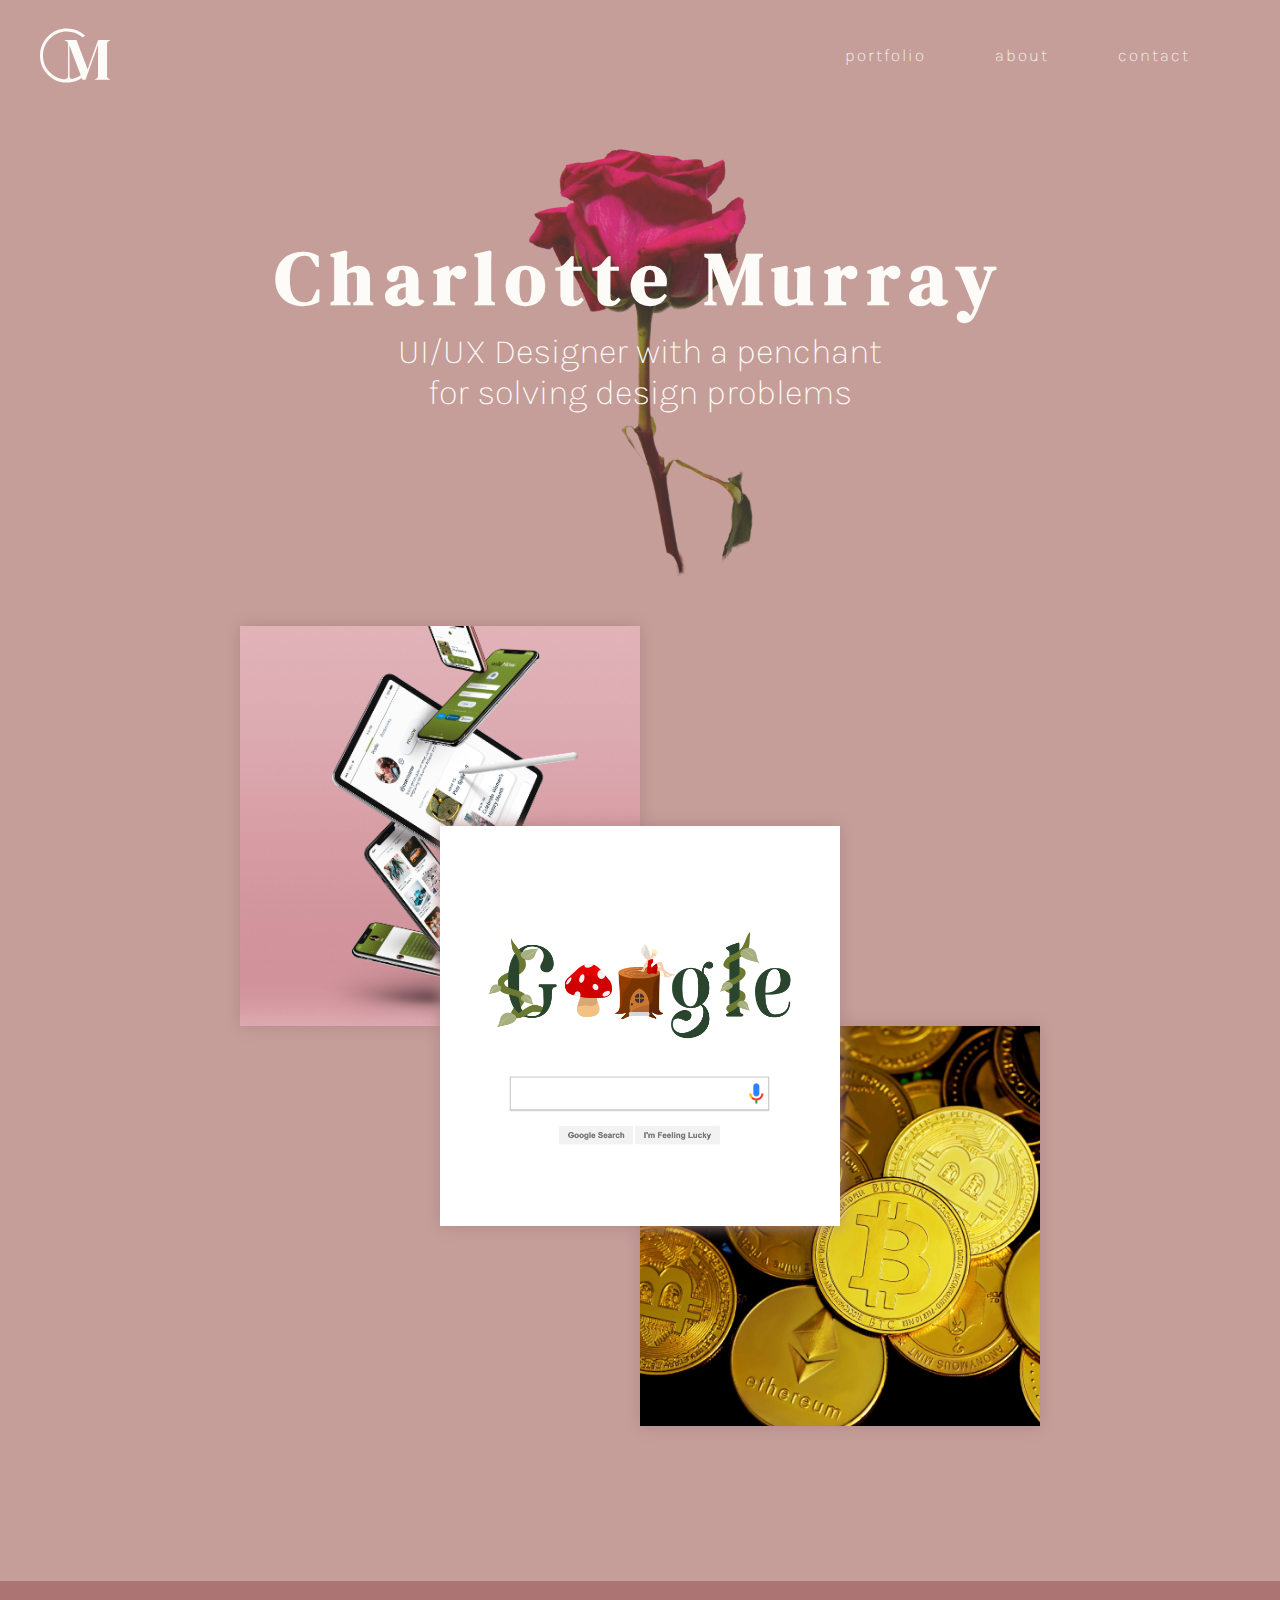
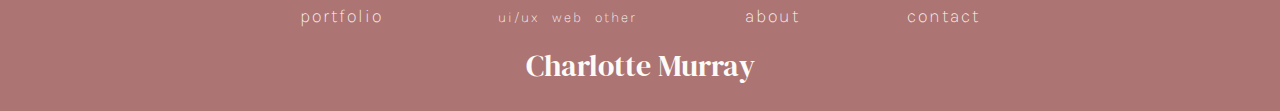
<file: index.html>
<!DOCTYPE html>
<html lang="en">
<head>
  <meta charset="UTF-8">
  <meta http-equiv="X-UA-Compatible" content="IE=edge">
  <meta name="viewport" content="width=device-width, initial-scale=1.0">
  <title>Charlotte Murray</title>

  <!-- Favicons -->
  <link rel="apple-touch-icon" sizes="180x180" href="favicons/apple-touch-icon.png">
<link rel="icon" type="image/png" sizes="32x32" href="favicons/favicon-32x32.png">
<link rel="icon" type="image/png" sizes="16x16" href="favicons/favicon-16x16.png">
<link rel="manifest" href="favicons/site.webmanifest">

  <!--  Stylesheets  -->
  <link rel="stylesheet" href="css/normalize.css">
  <link rel="stylesheet" href="css/styles.css">

</head>

<body>

  <div class="hamNav">
    <a href="index.html">portfolio</a>
    <div class="smallLinks">
      <a href="uiux.html">ui/ux</a>
      <a href="web.html">web</a>
      <a href="other.html">other</a>
    </div>
      <a href="about.html">about</a>
      <a  href="contact.html">contact</a>
    </div>

    <button onclick="goToTop()" id="toTop" ><svg width="18" 
      height="10" viewBox="0 0 18 10" fill="none" xmlns="http://www.w3.org/2000/svg">
      <path d="M1 9L9 1L17 9" stroke="white" stroke-width="2" stroke-linecap="round" stroke-linejoin="round"/>
      </svg></button> 

  <main>


  <header>
<nav>
  <svg width="79" height="61" viewBox="0 0 79 61" fill="none" xmlns="http://www.w3.org/2000/svg">
    <path d="M48.3102 50.7961L50.8333 53.0678C45.045 58.3559 38.2301 61 30.3887 61C21.9783 61 14.8047 58.0332 8.868 52.0995C2.956 46.141 0 38.9412 0 30.5C0 22.0836 2.956 14.8962 8.868 8.93773C14.8047 2.97924 21.9783 0 30.3887 0C38.2301 0 45.045 2.64408 50.8333 7.93223L48.3102 10.2411C43.2145 5.6978 37.2407 3.42613 30.3887 3.42613C22.943 3.42613 16.5858 6.07021 11.3169 11.3584C6.04805 16.6465 3.41363 23.0271 3.41363 30.5C3.41363 37.9978 6.04805 44.3907 11.3169 49.6789C16.5858 54.967 22.943 57.6111 30.3887 57.6111C37.2407 57.6111 43.2145 55.3394 48.3102 50.7961Z" fill="#FCFBF7"/>
    <path d="M28 58H27L27.1614 57.6591L28 57.3182L29.3618 56.8409C30.9052 56.3409 31.6769 55.0455 31.6769 52.9545V18.0455C31.6769 17.1364 31.5634 16.4091 31.3365 15.8636C31.1549 15.3182 30.6328 14.8636 29.7704 14.5L28 13.6818V13H41.1415L53.7383 46L65.5861 13H79V13.6818L77.9106 14.0909C77.0481 14.4091 76.458 14.8636 76.1402 15.4545C75.8224 16 75.6636 16.7273 75.6636 17.6364V53.2955C75.6636 54.2045 75.777 54.9091 76.004 55.4091C76.231 55.9091 76.7757 56.3409 77.6382 56.7045L79 57.3182V58H62.0454V57.3182L63.4753 56.7045C64.3378 56.3409 64.8825 55.9091 65.1095 55.4091C65.3365 54.9091 65.4499 54.2045 65.4499 53.2955V37.9545L65.5861 18.4545L51.3551 58H47.9506L33.1068 18.9318L33.3111 35.9091V53.0909C33.3111 54.0909 33.4473 54.9091 33.7196 55.5455C34.0374 56.1364 34.6275 56.5682 35.49 56.8409L36.988 57.3182V58H28Z" fill="#FCFBF7"/>
    </svg>
    
    

  <div class="links">
    <div class="dropdown">
   <div id="active" class="dropbtn"> <a href="index.html">portfolio</a></div>
    <div class="dropdown-content">
      <a href="uiux.html">ui/ux</a>
      <a href="web.html">web</a>
      <a href="other.html">other</a>
    </div>
  </div> 
    <a href="about.html">about</a>
    <a  href="contact.html">contact</a>
  </div>
  
  <a href="#" class="toggle-nav">
    <img src="fonts/menu.svg">
  </a>
  </nav>

  <div id="rosebg">
  <div id="intro">
    <h1>Charlotte Murray</H1>
    <!-- <hr> -->
    <h3>UI/UX Designer with a penchant</h3>
    <h3>for solving design problems</h3>
  </div>
</div>

  </header>


  <article id="portfolio">
    <div class="portfolioGrid portfolioImg">

      <a id="topLeft" href="uiux.html">
        <img src="img/wikiHow/WHMockup1.jpg" alt="" />
        <div class="img__description_layer">
          <h2 class="img__description">ui/ux</h2>
        </div>
      </a>

      <a id="middle" href="web.html">
        <img src="img/Google Doodle/GoogleDoodleSS.png" alt="" />
        <div class="img__description_layer">
          <h2 class="img__description">   web</h2>
        </div>
      </a>

      <a id="bottomRight" href="other.html"> 
        <img src="img/Crypto/crypto.jpeg" alt="Codepen Pen" />
        <div class="img__description_layer">
          <h2 class="img__description">other</h2>
        </div>
      </a>
   

    </div>

  </article>

  <footer>

    <div class="footerLinks">
  <a href="index.html">portfolio</a>
  <div class="subLinks">
  <a href="uiux.html">ui/ux</a>
  <a href="web.html">web</a>
  <a href="other.html">other</a> </div>
  <a href="about.html">about</a>
  <a href="contact.html">contact</a>
</div>

  <h5>Charlotte Murray</h5>

  </footer>

</main>

  <!--  Scripts  -->

  <script src="js/script.js"></script>

</body>
  
</html>
</file>
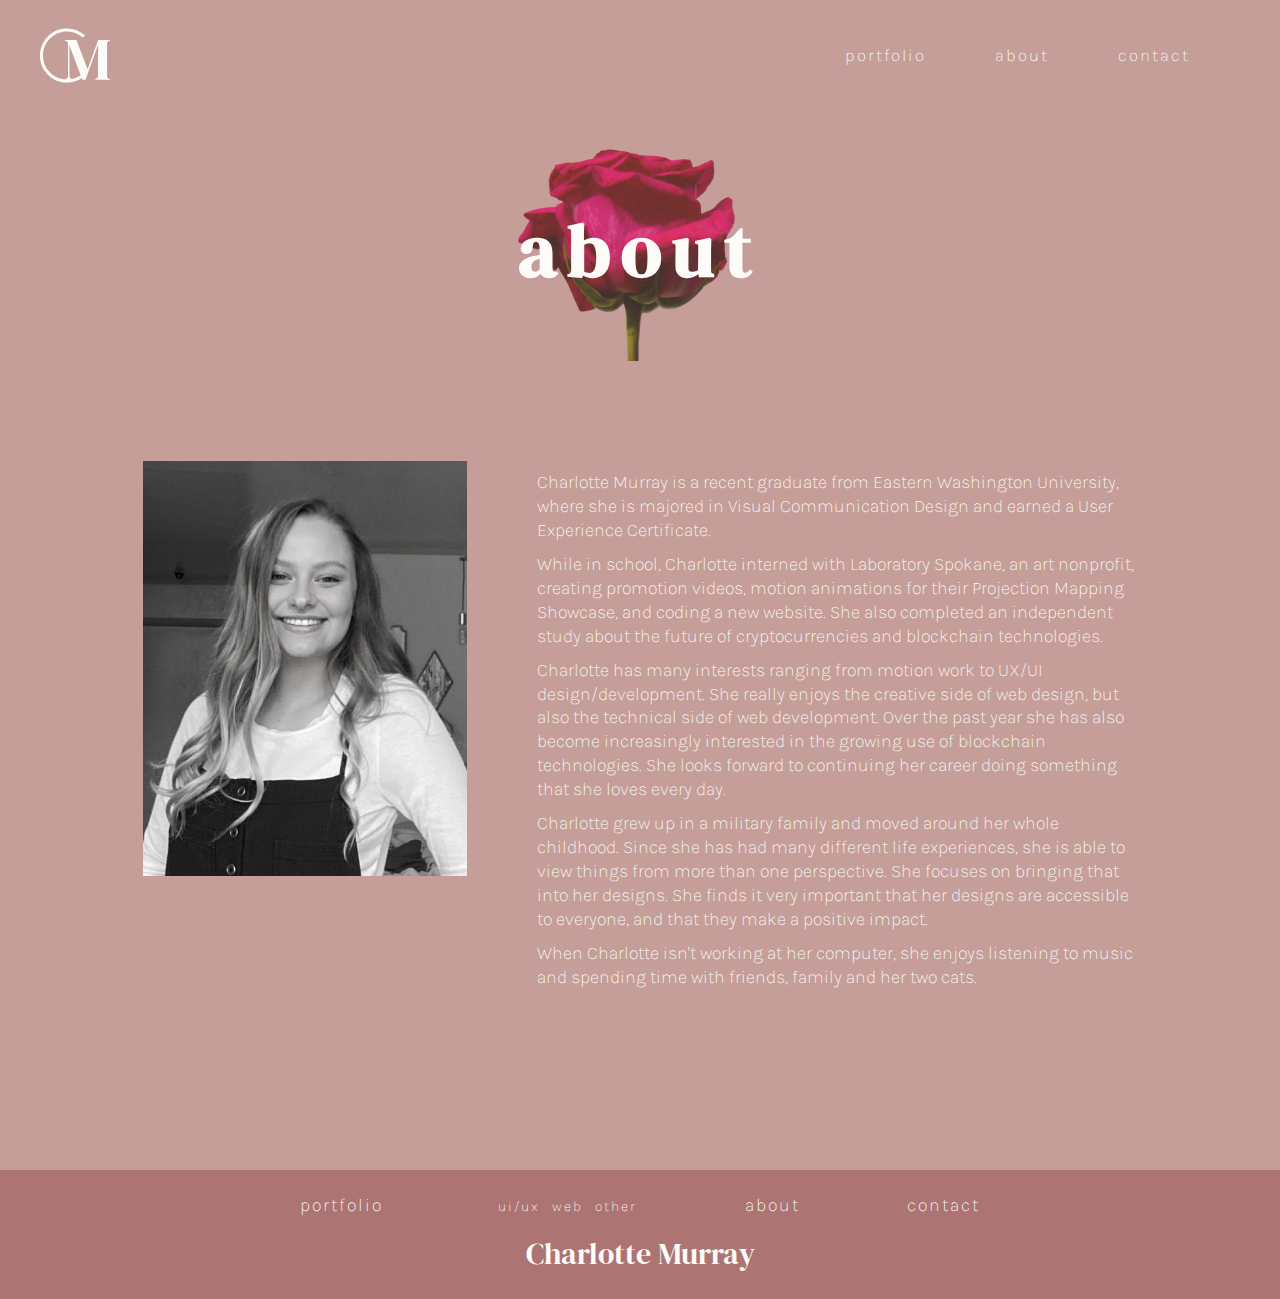
<file: about.html>
<!DOCTYPE html>
<html lang="en">
<head>
  <meta charset="UTF-8">
  <meta http-equiv="X-UA-Compatible" content="IE=edge">
  <meta name="viewport" content="width=device-width, initial-scale=1.0">
  <title>Charlotte Murray</title>

  <!-- Favicons -->
  <link rel="apple-touch-icon" sizes="180x180" href="favicons/apple-touch-icon.png">
  <link rel="icon" type="image/png" sizes="32x32" href="favicons/favicon-32x32.png">
  <link rel="icon" type="image/png" sizes="16x16" href="favicons/favicon-16x16.png">
  <link rel="manifest" href="favicons/site.webmanifest">

  <!--  Stylesheets  -->
  <link rel="stylesheet" href="css/normalize.css">
  <link rel="stylesheet" href="css/styles.css">

</head>

<body>

  <div class="hamNav">
    <a href="index.html">portfolio</a>
    <div class="smallLinks">
      <a href="uiux.html">ui/ux</a>
      <a href="web.html">web</a>
      <a href="other.html">other</a>
    </div>
      <a href="about.html">about</a>
      <a  href="contact.html">contact</a>
    </div>

  <main>

  <header>
<nav>
  <svg width="79" height="61" viewBox="0 0 79 61" fill="none" xmlns="http://www.w3.org/2000/svg">
    <path d="M48.3102 50.7961L50.8333 53.0678C45.045 58.3559 38.2301 61 30.3887 61C21.9783 61 14.8047 58.0332 8.868 52.0995C2.956 46.141 0 38.9412 0 30.5C0 22.0836 2.956 14.8962 8.868 8.93773C14.8047 2.97924 21.9783 0 30.3887 0C38.2301 0 45.045 2.64408 50.8333 7.93223L48.3102 10.2411C43.2145 5.6978 37.2407 3.42613 30.3887 3.42613C22.943 3.42613 16.5858 6.07021 11.3169 11.3584C6.04805 16.6465 3.41363 23.0271 3.41363 30.5C3.41363 37.9978 6.04805 44.3907 11.3169 49.6789C16.5858 54.967 22.943 57.6111 30.3887 57.6111C37.2407 57.6111 43.2145 55.3394 48.3102 50.7961Z" fill="#FCFBF7"/>
    <path d="M28 58H27L27.1614 57.6591L28 57.3182L29.3618 56.8409C30.9052 56.3409 31.6769 55.0455 31.6769 52.9545V18.0455C31.6769 17.1364 31.5634 16.4091 31.3365 15.8636C31.1549 15.3182 30.6328 14.8636 29.7704 14.5L28 13.6818V13H41.1415L53.7383 46L65.5861 13H79V13.6818L77.9106 14.0909C77.0481 14.4091 76.458 14.8636 76.1402 15.4545C75.8224 16 75.6636 16.7273 75.6636 17.6364V53.2955C75.6636 54.2045 75.777 54.9091 76.004 55.4091C76.231 55.9091 76.7757 56.3409 77.6382 56.7045L79 57.3182V58H62.0454V57.3182L63.4753 56.7045C64.3378 56.3409 64.8825 55.9091 65.1095 55.4091C65.3365 54.9091 65.4499 54.2045 65.4499 53.2955V37.9545L65.5861 18.4545L51.3551 58H47.9506L33.1068 18.9318L33.3111 35.9091V53.0909C33.3111 54.0909 33.4473 54.9091 33.7196 55.5455C34.0374 56.1364 34.6275 56.5682 35.49 56.8409L36.988 57.3182V58H28Z" fill="#FCFBF7"/>
    </svg>
    
    

  <div class="links">
    <div class="dropdown">
      <div class="dropbtn"> <a href="index.html">portfolio</a></div>
       <div class="dropdown-content">
         <a href="uiux.html">ui/ux</a>
         <a href="web.html">web</a>
         <a href="other.html">other</a>
       </div>
     </div> 
    <div id="active" ><a href="about.html">about</a></div>
    <a  href="contact.html">contact</a>
  </div>

  <a href="#" class="toggle-nav">
    <img src="fonts/menu.svg">
  </a>
  </nav>

  <div id="rosebgShort">
  <div id="intro">
    <h1>about</h1>
  </div>
</div>

  </header>

  <button onclick="goToTop()" id="toTop" ><svg width="18" 
    height="10" viewBox="0 0 18 10" fill="none" xmlns="http://www.w3.org/2000/svg">
    <path d="M1 9L9 1L17 9" stroke="white" stroke-width="2" stroke-linecap="round" stroke-linejoin="round"/>
    </svg></button> 

  <article id="about">

      <img class="alignCenter" src="img/headshot.jpg" alt="Charlotte Murray">
        
      <section id="info">
        <p>Charlotte Murray is a recent graduate from Eastern Washington University,
          where she is majored in Visual Communication Design and earned a User Experience Certificate.</p>
 
         <p>While in school, Charlotte interned with Laboratory Spokane, 
         an art nonprofit, creating promotion videos, motion animations for their 
         Projection Mapping Showcase, and coding a new website. She also completed 
         an independent study about the future of cryptocurrencies and blockchain technologies.</p>
 
         <p>Charlotte has many interests ranging from motion work to UX/UI design/development.
            She really enjoys the creative side of web design, but also the technical side of web 
            development. Over the past year she has also become increasingly interested in the growing 
            use of blockchain technologies. She looks forward to continuing her career doing something that she loves every day. </p>
 
         <p>Charlotte grew up in a military family and moved around her whole childhood. Since she has had many 
         different life experiences, she is able to view things from more than one perspective. She focuses on 
         bringing that into her designs. She finds it very important that her designs are accessible to everyone, and that they make a positive impact. </p>
 
        <p> When Charlotte isn't working at her computer, she enjoys listening to music and spending time with friends, family and her two cats.</p>
    </section>

  </article>

  <footer>

    <div class="footerLinks">
  <a href="index.html">portfolio</a>
  <div class="subLinks">
  <a href="uiux.html">ui/ux</a>
  <a href="web.html">web</a>
  <a href="other.html">other</a> </div>
  <a href="about.html">about</a>
  <a href="contact.html">contact</a>
</div>

  <h5>Charlotte Murray</h5>

  </footer>

</main>

  <!--  Scripts  -->

  <script src="js/script.js"></script>

</body>
  
</html>
</file>
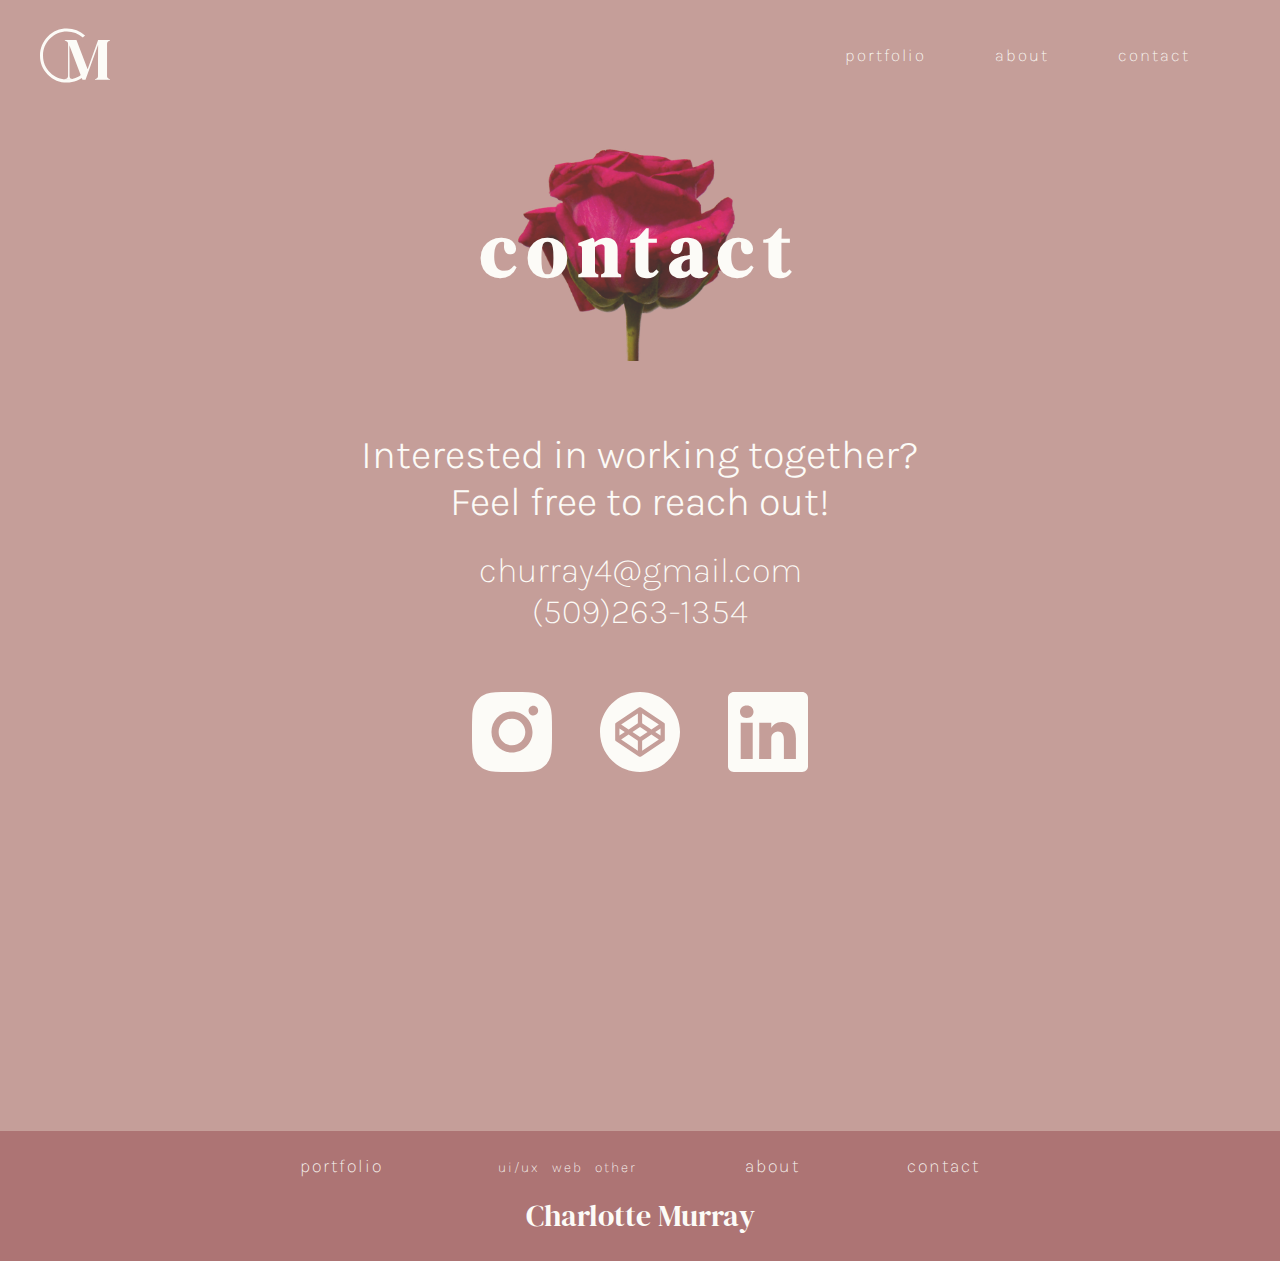
<file: contact.html>
<!DOCTYPE html>
<html lang="en">
<head>
  <meta charset="UTF-8">
  <meta http-equiv="X-UA-Compatible" content="IE=edge">
  <meta name="viewport" content="width=device-width, initial-scale=1.0">
  <title>Charlotte Murray</title>

  <!-- Favicons -->
  <link rel="apple-touch-icon" sizes="180x180" href="favicons/apple-touch-icon.png">
  <link rel="icon" type="image/png" sizes="32x32" href="favicons/favicon-32x32.png">
  <link rel="icon" type="image/png" sizes="16x16" href="favicons/favicon-16x16.png">
  <link rel="manifest" href="favicons/site.webmanifest">

  <!--  Stylesheets  -->
  <link rel="stylesheet" href="css/normalize.css">
  <link rel="stylesheet" href="css/styles.css">

</head>

<body>
  <div class="hamNav">
    <a href="index.html">portfolio</a>
    <div class="smallLinks">
      <a href="uiux.html">ui/ux</a>
      <a href="web.html">web</a>
      <a href="other.html">other</a>
    </div>
      <a href="about.html">about</a>
      <a  href="contact.html">contact</a>
    </div>

  <main>


  <header>
<nav>
  <svg width="79" height="61" viewBox="0 0 79 61" fill="none" xmlns="http://www.w3.org/2000/svg">
    <path d="M48.3102 50.7961L50.8333 53.0678C45.045 58.3559 38.2301 61 30.3887 61C21.9783 61 14.8047 58.0332 8.868 52.0995C2.956 46.141 0 38.9412 0 30.5C0 22.0836 2.956 14.8962 8.868 8.93773C14.8047 2.97924 21.9783 0 30.3887 0C38.2301 0 45.045 2.64408 50.8333 7.93223L48.3102 10.2411C43.2145 5.6978 37.2407 3.42613 30.3887 3.42613C22.943 3.42613 16.5858 6.07021 11.3169 11.3584C6.04805 16.6465 3.41363 23.0271 3.41363 30.5C3.41363 37.9978 6.04805 44.3907 11.3169 49.6789C16.5858 54.967 22.943 57.6111 30.3887 57.6111C37.2407 57.6111 43.2145 55.3394 48.3102 50.7961Z" fill="#FCFBF7"/>
    <path d="M28 58H27L27.1614 57.6591L28 57.3182L29.3618 56.8409C30.9052 56.3409 31.6769 55.0455 31.6769 52.9545V18.0455C31.6769 17.1364 31.5634 16.4091 31.3365 15.8636C31.1549 15.3182 30.6328 14.8636 29.7704 14.5L28 13.6818V13H41.1415L53.7383 46L65.5861 13H79V13.6818L77.9106 14.0909C77.0481 14.4091 76.458 14.8636 76.1402 15.4545C75.8224 16 75.6636 16.7273 75.6636 17.6364V53.2955C75.6636 54.2045 75.777 54.9091 76.004 55.4091C76.231 55.9091 76.7757 56.3409 77.6382 56.7045L79 57.3182V58H62.0454V57.3182L63.4753 56.7045C64.3378 56.3409 64.8825 55.9091 65.1095 55.4091C65.3365 54.9091 65.4499 54.2045 65.4499 53.2955V37.9545L65.5861 18.4545L51.3551 58H47.9506L33.1068 18.9318L33.3111 35.9091V53.0909C33.3111 54.0909 33.4473 54.9091 33.7196 55.5455C34.0374 56.1364 34.6275 56.5682 35.49 56.8409L36.988 57.3182V58H28Z" fill="#FCFBF7"/>
    </svg>
    
    

  <div class="links">
    <div class="dropdown">
      <div class="dropbtn"> <a href="index.html">portfolio</a></div>
       <div class="dropdown-content">
         <a href="uiux.html">ui/ux</a>
         <a href="web.html">web</a>
         <a href="other.html">other</a>
       </div>
     </div> 
   <a href="about.html">about</a>
   <div id="active" ><a  href="contact.html">contact</a></div>
  </div>

  <a href="#" class="toggle-nav">
    <img src="fonts/menu.svg">
  </a>
  </nav>

  <div id="rosebgShort">
  <div id="intro">
    <h1>contact</h1>
  </div>
</div>

  </header>

  <article id="contact">
    <h3>Interested in working together?<br>Feel free to reach out!</h3>

    <h4 class="extra">churray4@gmail.com<br>(509)263-1354</h4>

    <div id="contactLinks">
     <a href="https://www.instagram.com/ck.murray/"> <svg width="80" height="80" viewBox="0 0 97 97" fill="none" xmlns="http://www.w3.org/2000/svg">
        <path d="M48.487 32.3265C39.5814 32.3265 32.3137 39.5942 32.3137 48.5C32.3137 57.4058 39.5814 64.6736 48.487 64.6736C57.3926 64.6736 64.6602 57.4058 64.6602 48.5C64.6602 39.5942 57.3926 32.3265 48.487 32.3265ZM96.9946 48.5C96.9946 41.8025 97.0553 35.1656 96.6791 28.4802C96.303 20.715 94.5316 13.8233 88.8534 8.14498C83.163 2.45451 76.2836 0.695201 68.5185 0.319072C61.8211 -0.0570572 55.1844 0.00360895 48.4991 0.00360895C41.8017 0.00360895 35.165 -0.0570572 28.4797 0.319072C20.7146 0.695201 13.8231 2.46665 8.14483 8.14498C2.45447 13.8355 0.695188 20.715 0.319066 28.4802C-0.0570562 35.1777 0.00360888 41.8146 0.00360888 48.5C0.00360888 55.1854 -0.0570562 61.8344 0.319066 68.5198C0.695188 76.285 2.4666 83.1767 8.14483 88.855C13.8352 94.5455 20.7146 96.3048 28.4797 96.6809C35.1771 97.0571 41.8138 96.9964 48.4991 96.9964C55.1965 96.9964 61.8332 97.0571 68.5185 96.6809C76.2836 96.3048 83.1751 94.5334 88.8534 88.855C94.5437 83.1645 96.303 76.285 96.6791 68.5198C97.0674 61.8344 96.9946 55.1975 96.9946 48.5ZM48.487 73.3852C34.716 73.3852 23.6022 62.2712 23.6022 48.5C23.6022 34.7288 34.716 23.6148 48.487 23.6148C62.2579 23.6148 73.3717 34.7288 73.3717 48.5C73.3717 62.2712 62.2579 73.3852 48.487 73.3852ZM74.3909 28.4074C71.1756 28.4074 68.5792 25.8109 68.5792 22.5956C68.5792 19.3803 71.1756 16.7838 74.3909 16.7838C77.6061 16.7838 80.2026 19.3803 80.2026 22.5956C80.2035 23.3591 80.0538 24.1153 79.7621 24.8208C79.4704 25.5264 79.0423 26.1675 78.5025 26.7073C77.9626 27.2472 77.3216 27.6753 76.616 27.967C75.9105 28.2587 75.1543 28.4084 74.3909 28.4074Z" fill="#FCFBF7"/>
        </svg></a>
        
        <a href="https://codepen.io/churray4"> <svg width="80" height="80" viewBox="0 0 97 97" fill="none" xmlns="http://www.w3.org/2000/svg">
          <path d="M45.9126 37.9664V25.9172L25.6465 39.4062L34.697 45.4471L45.9126 37.9664ZM73.4212 52.8737V44.2346L66.9473 48.5541L73.4212 52.8737ZM48.5 0C21.7167 0 0 21.7167 0 48.5C0 75.2833 21.7167 97 48.5 97C75.2833 97 97 75.2833 97 48.5C97 21.7167 75.2833 0 48.5 0ZM78.596 57.702C78.596 57.8211 78.5852 57.9293 78.5743 58.0376C78.5743 58.0809 78.5635 58.1134 78.5527 58.1459C78.5374 58.2643 78.5083 58.3806 78.4661 58.4923C78.4444 58.5573 78.4228 58.6222 78.4011 58.6763C78.3795 58.7196 78.3578 58.7629 78.347 58.8062C78.3145 58.8604 78.2929 58.9253 78.2604 58.9795C78.2387 59.0228 78.2171 59.0552 78.1846 59.0985C78.1521 59.1527 78.1088 59.2068 78.0763 59.2609C78.0439 59.3042 78.0222 59.3367 77.9897 59.3692C77.9464 59.4125 77.9031 59.4666 77.8598 59.5099C77.8273 59.5424 77.7949 59.5749 77.7516 59.6074C77.7083 59.6507 77.6541 59.694 77.6 59.7265C77.5567 59.7589 77.5242 59.7914 77.4809 59.8131C77.4701 59.8239 77.4484 59.8347 77.4376 59.8455L49.929 78.1629C49.496 78.4552 48.998 78.596 48.5 78.596C47.9912 78.596 47.4932 78.4444 47.0602 78.1629L19.5516 59.8564C19.5407 59.8455 19.5191 59.8347 19.5083 59.8239L19.3892 59.7373C19.335 59.694 19.2917 59.6615 19.2484 59.6182C19.216 59.5857 19.1835 59.5532 19.1402 59.5208C19.0969 59.4775 19.0536 59.4342 19.0103 59.38C18.9782 59.3467 18.9492 59.3104 18.9237 59.2718C18.8804 59.2176 18.8479 59.1635 18.8154 59.1094C18.7937 59.0661 18.7613 59.0336 18.7396 58.9903C18.7071 58.9362 18.6747 58.8712 18.653 58.8171C18.6314 58.7738 18.6097 58.7305 18.5989 58.6872C18.5772 58.6222 18.5556 58.5573 18.5339 58.5031C18.5231 58.4598 18.5015 58.4165 18.4906 58.3732C18.469 58.2974 18.4581 58.2325 18.4473 58.1567C18.4365 58.1242 18.4365 58.0809 18.4257 58.0484C18.4148 57.9402 18.404 57.8211 18.404 57.7128V39.3954C18.404 39.2872 18.4148 39.1681 18.4257 39.0598C18.4365 39.0273 18.4365 38.984 18.4473 38.9516C18.4626 38.8331 18.4917 38.7168 18.5339 38.6051C18.5556 38.5402 18.5772 38.4752 18.5989 38.4211C18.6205 38.3778 18.6422 38.3345 18.653 38.2912C18.6747 38.2371 18.7071 38.1721 18.7396 38.118C18.7613 38.0747 18.7829 38.0422 18.8154 37.9989C18.8804 37.9015 18.9453 37.8148 19.0103 37.7282C19.0536 37.6849 19.0969 37.6308 19.1402 37.5875C19.1727 37.555 19.2051 37.5225 19.2484 37.4901C19.2917 37.4468 19.3459 37.4035 19.3892 37.371C19.4325 37.3385 19.465 37.306 19.5083 37.2844C19.5191 37.2735 19.5407 37.2627 19.5516 37.2519L47.0602 18.9453C47.9262 18.3715 49.0629 18.3715 49.929 18.9453L77.4376 37.2519C77.4484 37.2627 77.4701 37.2735 77.4809 37.2844L77.6 37.371L77.7516 37.4901C77.784 37.5225 77.8165 37.555 77.8598 37.5875C77.9031 37.6308 77.9464 37.6741 77.9897 37.7282C78.0655 37.8148 78.1305 37.9015 78.1846 37.9989C78.2062 38.0422 78.2387 38.0747 78.2604 38.118C78.2929 38.1721 78.3253 38.2262 78.347 38.2912C78.3686 38.3345 78.3903 38.3778 78.4011 38.4211C78.4228 38.486 78.4444 38.551 78.4661 38.6051C78.4769 38.6484 78.4986 38.6917 78.5094 38.735C78.531 38.8108 78.5418 38.8758 78.5527 38.9516C78.5635 38.984 78.5635 39.0273 78.5743 39.0598C78.5852 39.1681 78.596 39.2872 78.596 39.3954V57.702ZM51.0874 59.1418V71.1911L71.3535 57.702L62.303 51.6612L51.0874 59.1418ZM23.5788 44.2346V52.8737L30.0527 48.5541L23.5788 44.2346ZM48.5 42.4483L39.3521 48.5541L48.5 54.6599L57.6479 48.5541L48.5 42.4483ZM71.3535 39.4062L51.0874 25.9172V37.9664L62.303 45.4471L71.3535 39.4062ZM34.697 51.6612L25.6465 57.702L45.9126 71.1911V59.1418L34.697 51.6612Z" fill="#FCFBF7"/>
          </svg></a>
          
          <a href="https://www.linkedin.com/in/charlotte-k-murray/"> <svg width="80" height="80" viewBox="0 0 97 97" fill="none" xmlns="http://www.w3.org/2000/svg">
            <path d="M0 6.94763C0 3.11006 3.18887 0 7.12344 0H89.8766C93.8111 0 97 3.11006 97 6.94763V90.0524C97 93.8899 93.8111 97 89.8766 97H7.12344C3.18887 97 0 93.8899 0 90.0524V6.94763ZM29.9669 81.2011V37.3996H15.4109V81.2011H29.9669ZM22.6919 31.4159C27.7663 31.4159 30.9248 28.0573 30.9248 23.8499C30.8339 19.5516 27.7723 16.2839 22.7889 16.2839C17.8056 16.2839 14.55 19.5576 14.55 23.8499C14.55 28.0573 17.7086 31.4159 22.5949 31.4159H22.6919ZM52.4467 81.2011V56.7389C52.4467 55.4294 52.5437 54.1199 52.9317 53.1863C53.9805 50.5734 56.3752 47.8634 60.4007 47.8634C65.669 47.8634 67.7727 51.8768 67.7727 57.7696V81.2011H82.3288V56.0781C82.3288 42.6194 75.1507 36.3629 65.572 36.3629C57.8484 36.3629 54.3867 40.6066 52.4467 43.5954V43.747H52.3497C52.3819 43.6964 52.4142 43.6459 52.4467 43.5954V37.3996H37.8967C38.0786 41.5099 37.8967 81.2011 37.8967 81.2011H52.4467Z" fill="#FCFBF7"/>
            </svg></a>
            

    </div>
  </article>

  <footer>

    <div class="footerLinks">
  <a href="index.html">portfolio</a>
  <div class="subLinks">
  <a href="uiux.html">ui/ux</a>
  <a href="web.html">web</a>
  <a href="other.html">other</a> </div>
  <a href="about.html">about</a>
  <a href="contact.html">contact</a>
</div>

  <h5>Charlotte Murray</h5>

  </footer>

</main>

  <!--  Scripts  -->

  <script src="js/script.js"></script>

</body>
  
</html>
</file>
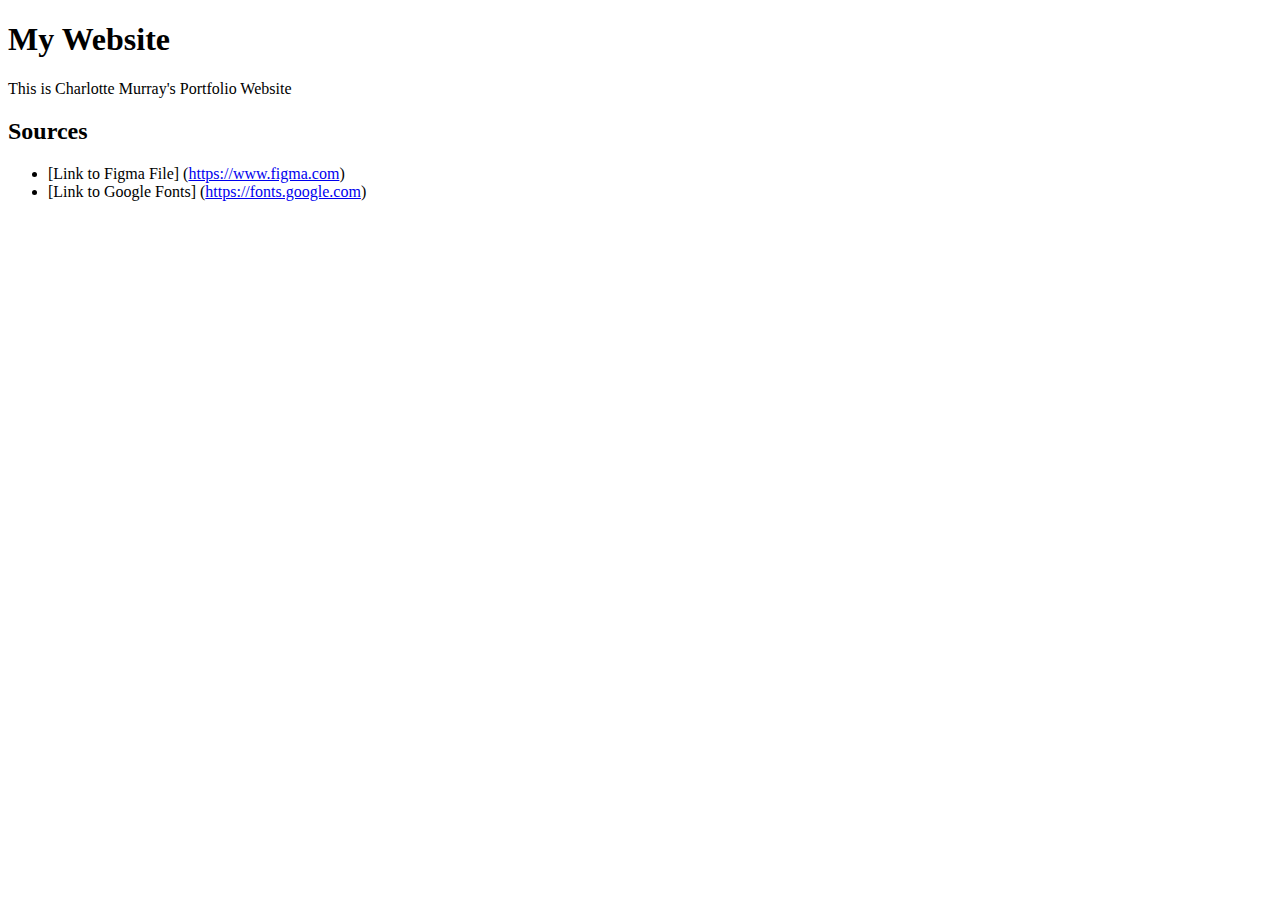
<file: README.html>
<!DOCTYPE html>
<html>
  <head>
    <meta charset="UTF-8">
    <link rel="stylesheet" href="//codepen.io/CodePenTemplates/pen/GNoNGy.css" />
    <link rel="stylesheet" href="//codepen.io/CodePenTemplates/pen/XNXpgM.css" />
  </head>
  <body>
    <section class="markdown-body">
    <h1 id="my-website">My Website</h1>
<p>This is Charlotte Murray&#39;s Portfolio Website</p>
<h2 id="sources">Sources</h2>
<ul>
<li>[Link to Figma File] (<a href="https://www.figma.com">https://www.figma.com</a>)</li>
<li>[Link to Google Fonts] (<a href="https://fonts.google.com">https://fonts.google.com</a>)</li>
</ul>

    </section>
  </body>
</html>
</file>
<file: css/styles.css>
@import url('https://fonts.googleapis.com/css2?family=DM+Serif+Display&display=swap');
/* karla-200 - latin */
@font-face {
  font-family: 'Karla';
  font-style: normal;
  font-weight: 200;
  src: url('../fonts/karla-v21-latin-200.eot'); /* IE9 Compat Modes */
  src: local(''),
       url('../fonts/karla-v21-latin-200.eot?#iefix') format('embedded-opentype'), /* IE6-IE8 */
       url('../fonts/karla-v21-latin-200.woff2') format('woff2'), /* Super Modern Browsers */
       url('../fonts/karla-v21-latin-200.woff') format('woff'), /* Modern Browsers */
       url('../fonts/karla-v21-latin-200.ttf') format('truetype'), /* Safari, Android, iOS */
       url('../fonts/karla-v21-latin-200.svg#Karla') format('svg'); /* Legacy iOS */
}
/* karla-300 - latin */
@font-face {
  font-family: 'Karla';
  font-style: normal;
  font-weight: 300;
  src: url('../fonts/karla-v21-latin-300.eot'); /* IE9 Compat Modes */
  src: local(''),
       url('../fonts/karla-v21-latin-300.eot?#iefix') format('embedded-opentype'), /* IE6-IE8 */
       url('../fonts/karla-v21-latin-300.woff2') format('woff2'), /* Super Modern Browsers */
       url('../fonts/karla-v21-latin-300.woff') format('woff'), /* Modern Browsers */
       url('../fonts/karla-v21-latin-300.ttf') format('truetype'), /* Safari, Android, iOS */
       url('../fonts/karla-v21-latin-300.svg#Karla') format('svg'); /* Legacy iOS */
}
/* karla-regular - latin */
@font-face {
  font-family: 'Karla';
  font-style: normal;
  font-weight: 400;
  src: url('../fonts/karla-v21-latin-regular.eot'); /* IE9 Compat Modes */
  src: local(''),
       url('../fonts/karla-v21-latin-regular.eot?#iefix') format('embedded-opentype'), /* IE6-IE8 */
       url('../fonts/karla-v21-latin-regular.woff2') format('woff2'), /* Super Modern Browsers */
       url('../fonts/karla-v21-latin-regular.woff') format('woff'), /* Modern Browsers */
       url('../fonts/karla-v21-latin-regular.ttf') format('truetype'), /* Safari, Android, iOS */
       url('../fonts/karla-v21-latin-regular.svg#Karla') format('svg'); /* Legacy iOS */
}

:root {
  --1: #B08787; /*dark red changed to dusty mauve*/
  --2: #FCFBF7; /*light pink changed to whiteish*/
  --3: #FCFBF7; /*whiteish*/
  --4: #C59E99; /*orange - changed to mauve*/ 
  --5: #AD7474; /*Megenta*/
  
  --8: #404040; /* Dark grey */
}


/* Text styles */

h1 {
  font-family: 'DM Serif Display', serif;
  font-size: 75px;

  color: var(--2);

  line-height: 95.3%;
  letter-spacing: 10px;
  text-align: center;
  text-indent: 0px;

  margin: 0;
 padding: 0;
 margin-bottom: 18px;
} 


h2 {
  font-family: 'DM Serif Display', serif;
  font-size: 40px;
  

  color: var(--3);
  line-height: 95.3%;

  text-align: center;
 

  margin: 0;
  padding: 0;
  
} 

h3 {
  font-family: 'Karla';
  font-style: normal;
  font-weight: 200;
  font-size: 35px;

  color: var(--2);

  text-align: center;
  line-height: normal;
  margin: 0px;
}

h4 {
  font-family: 'Karla';
  font-style: normal;
  font-weight: 200;
  font-size: 30px;
  line-height: normal;
  
  color: var(--3);
  
margin: 0;
  } 

  .extra {
    margin-top: 25px;
  }

  h5 {
    font-family: 'DM Serif Display', serif;
    font-style: normal;
    font-weight: 200;
    font-size: 30px;
    line-height: normal;
    text-align: center;
    
    color: var(--3);
    
  margin: 0;
    } 

    /* contact page text */
   #contact h3 {
      font-family: 'Karla';
      font-style: normal;
      font-weight: 300;
      font-size: 40px;
      line-height: normal;
      text-align: center;

      color: var(--3);
    }

    #contact h4 {
      font-family: 'Karla';
      font-style: normal;
      font-weight: 200;
      font-size: 35px;
      line-height: normal;
      text-align: center;

      color: var(--3);
    }

p {
  font-family: 'Karla';
  font-style: normal;
  font-weight: 200;
  font-size: 18px;

  line-height: 133.4%;

  margin-top: 10px;
  margin-bottom: 10px;
  
  color: var(--3);
}

a{
  color: var(--3);
  font-weight: 400;
  text-decoration: none;
}

a:hover {
  color: var(--1);
}

ul {
    font-family: 'Karla';
    font-style: normal;
    font-weight: 200;
    font-size: 15px;
  
    line-height: 133.4%;
  
    margin-top: 10px;
    margin-bottom: 0px;
    
    color: var(--3);
}

/* Line on main page */

hr {
  border: 1.5px solid var(--3);
  width: 310px;
  margin: 30px auto 30px auto;
}

.links a {
  font-family: 'Karla';
  font-style: normal;
  font-weight: 200;
  font-size: 17px;

  color: var(--3);
  text-decoration: none;
  letter-spacing: 2px;
}

.links a:hover {
  text-decoration: 1px  line-through var(--3);
}

.hamNav a {
display: none;
}


/* Menu Button Icon */
a.toggle-nav {
  display: none;
}



/* add div back to make work */
/* #active a, #active2 a{
  text-decoration: 1px  line-through var(--3);
} */


/* use thing for drop down link menu */
/* #active a:hover{
  text-decoration: none;
} */

/* The container <div> - needed to position the dropdown content */
.dropdown {
  position: relative;
  display: inline-block;
}

/* Dropdown Content (Hidden by Default) */
.dropdown-content {
  display: none;
  position: absolute;
  min-width: 160px;
  z-index: 1;
}

/* Links inside the dropdown */
.dropdown-content a {
  color: var(--3);
font-size: 14px;

  padding: 5px 3px;
  text-decoration: none;
  display: block;
}


/* Show the dropdown menu on hover */
.dropdown:hover .dropdown-content {display: block;}

/* .dropdown:hover #active a{
  text-decoration: none;
} */


/* Structure */

html,body {
  height:100%;
}

body {
  background: var(--4);

  /* background-image: url("../img/imgbg/longBG.png");
  background-size: 100%;
  
  background-repeat: repeat; */

  height: 100%;

}

/* Nav */

nav {
  display: flex;
  justify-content: space-between;
  align-items: center;

padding: 25px 90px 40px 40px;

}

.links {
  display: flex;
  justify-content: space-between;

  width: 30%;
}

/* Header on all pages */

nav svg {
width: 70px;
}

#rosebg {
  background-image: url("../img/imgbg/longrose.png");
  background-size: 226px;
  background-repeat: no-repeat;
  background-position: 50% 20px; 

height: 450px;
}

#rosebgShort {
  background-image: url("../img/imgbg/longrose.png");
  background-size: 226px;
  background-repeat: no-repeat;
  background-position: 49% 20px; 

  
height: 235px;

}

#intro {
  padding-top: 116px;
}

#rosebgShort #intro{
  padding-top: 88px;
}

/* Back to Top Button */


#toTop {
  display: none; 
  position: fixed; 
  bottom: 40px; 
  right: 40px; 
  line-height: 10px;
  z-index: 99; 
  border: none; 
  border-radius: 50%;
  background-color: rgba(225, 225, 225, 0.2);
  cursor: pointer; 
  padding: 19px 16px 19px 16px; 
  box-shadow: rgba(50, 50, 93, 0.25) 0px 13px 27px -5px, rgba(0, 0, 0, 0.3) 0px 8px 16px -8px;
  transition: background-color 0.2s;
}

#toTop:hover {
  background-color: rgba(225, 225, 225, 0.4);
}

#toTop svg path {
  stroke: var(--3);
}

/* For all */

main {
  /* background-image: url("../img/imgbg/longBG.png");
  background-size: 100%;
  
  background-repeat: repeat; */
  height: 100%;
}


#portfolio {
  padding-bottom: 70px;
  padding-top: 50px;
  margin-bottom: 85px;
}

/* Portfolio Categories Grid */

.portfolioGrid {
  display: grid;
grid-template: repeat(4, 200px) / repeat(4, 200px);
width: 800px;
  /* display: flex;
  flex-wrap: wrap; */
  margin: auto;
}

#bottomRight {
  grid-area: 3 / 3 / span 2 / span 2;
  z-index: 1;
  -webkit-transition: z-index 1000s;
}

#bottomRight:hover {
  z-index: 4;
  -webkit-transition: z-index 0s;
}

#bottomRight:hover ~ #middle {
  z-index: 3;
  -webkit-transition: z-index 0s;
}

#bottomRight:hover ~ #topLeft {
  z-index: 2;
  -webkit-transition: z-index 0s;
}

#middle {
  grid-area: 2 / 2 / span 2 / span 2;
  z-index: 3;
  -webkit-transition: z-index 1000s;
}

#middle:hover {
  z-index: 4;
  -webkit-transition: z-index 0s;
}

#middle:hover ~ #bottomRight {
  z-index: 0;
  -webkit-transition: z-index 0s;
}

#middle:hover ~ #topLeft {
  z-index: 0;
  -webkit-transition: z-index 0s;
}

#topLeft {
  grid-area: 1 / 1 / span 2 / span 2;
  z-index: 1;
  -webkit-transition: z-index 1000s;
}

#topLeft:hover {
  z-index: 4;
  -webkit-transition: z-index 0s;
}

#topLeft:hover ~ #middle {
  z-index: 2;
  -webkit-transition: z-index 0s;
}

#topLeft:hover ~ #bottomRight {
  z-index: 1;
  -webkit-transition: z-index 0s;
}

/* Project grid */

.projectGrid {
  display: grid;
  grid-template: repeat(8, 53px) / 360px 360px;
  gap: 50px;

  justify-content: center;
}

.projectGrid hr {
  width: 80px;
  margin: 18px auto 11px auto;
}

.projectGrid h2 {
letter-spacing: normal;
text-indent:0;
}

#a {
  grid-area: 1 / 1 / span 2 / 1;
}

#b {
  grid-area: 2 / 2 / span 2 / 2;
}

#c {
  grid-area: 5 / 1 / span 2 / 1;
}

/* Portfolio Categories Hover and Styles */

.portfolioImg a {
  background: var(--5);
  position: relative;
    height: 400px;
    width: 400px;
}

/* For the smaller images on category pages */
.projectGrid a {
  height: 360px;
  width: 360px;
}

.portfolioImg img {
  height: 400px;
  width: 400px;
  object-fit: cover;
  
  box-shadow: 0px 0px 15px 0px var(--1);
}

/* For the smaller images on category pages */
.projectGrid img {
  height: 360px;
  width: 360px;
}

.img__description_layer {
  position: absolute;
  height: 400px;
  width: 400px;
  top: 0;
  bottom: 0;
  text-align: center;
  visibility: hidden;
  opacity: 0;
  display: flex;
  align-items: center;
  justify-content: center;

  transition: opacity 0.3s, visibility 0.2s;
}

/* For the smaller images on category pages */
.imgD2 {
    height: 360px;
    width: 360px;
}

.portfolioImg a:hover img {
  box-shadow: 0px 0px 15px 0px var(--1);
  opacity: 0.25;
}

a:hover .img__description_layer {
  visibility: visible;
  opacity: 1;
} 

/* About Page */

#about {
  display: flex;
  justify-content: center;
  gap: 70px;

  padding: 100px;
  margin-bottom: 70px;
}

#about img {
height: auto;
width: 30%;
min-width: 270px;
align-self: flex-start;
}

#info {
  width: 600px;

  align-self: center;
}

/* Contact Page */

#contact{
  margin-top: 70px;
  height: 100%;
  max-height: 700px;

}

#contactLinks {
  display: flex;
  justify-content: space-around;

  margin: 60px 35% 100px 35%;
}

#contactLinks a:hover svg path{
  fill: var(--2);
}


/* Just Project pages */

/* Top Images and Videos */

.wowVideo {
  width: 75%;
  border-radius: 15px;
  
  display: block;

  margin-top: 27px;
  margin-left: auto;
  margin-right: auto;
} 

#projHeader {
  height: 400px;
  width: 75%; 
  border-radius: 15px;

  display: block;
  object-fit: cover;

  margin-top: 27px;
  margin-left: auto;
  margin-right: auto;
} 

/* Project Titles */
header section {
  margin: 25px;
}

header section h1 {
font-size: 60px;
letter-spacing: normal;

color: var(--3);
}

section h3 {
font-size: 35px;
line-height: normal;

color: var(--3);

margin: 10px;
} 


/* Project Info */

#headerinfo {
  background: rgba(225, 225, 225, 0.1);
border-radius: 25px;
box-shadow: rgba(50, 50, 93, 0.25) 0px 13px 27px -5px, rgba(0, 0, 0, 0.3) 0px 8px 16px -8px;
padding: 15px;
margin: 0 60px 40px 60px;
}


#metadata {
  display: flex;
  justify-content: space-around;
  flex-wrap: wrap;

  margin: 0 60px 40px 60px;
  padding: 0;
}

#metadata p{
  padding: 0 10px 0 10px;
}


/* Button */
#finalProject {
  background: var(--2);
  color: var(--1);
  text-decoration: none;
  padding: 7px 25px 7px 25px;
  border-radius: 12px;
  box-shadow: 0 3px 10px rgb(0 0 0 / 0.2);
  transition: all 0.15s linear;
}

#finalProject:hover {
  background: var(--5);
  box-shadow: inset 0 3px 10px rgb(0 0 0 / 0.2);
  color: var(--3);
}

#projinfo {
  display: flex;
  justify-content: space-around;
  gap: 70px;

  margin: 0px auto 25px auto;
  width: 92%;
}

/* Rest of page info */

/* All Section imgs */

section img {
  max-width: 500px;
  min-width: 345px;
}

.fullSize{
  width: 90%;
  max-width: 900px;
  min-width: 0;
}

#DC {
max-width: 400px;
min-width: 345px;
}

/* width 50% for anything */
 .fifty {
  width: 50%;
}

.forty {
  width: 40%;
}


/* Two next to each other */
.twoNext {
  display: flex;
  justify-content: center;
  
  gap: 50px;
}

/* margin for all sections */
.marg {
  margin: 100px;
}

/* This is for GD art direction. One on top of another */
.artDirection {
  display: flex;
  flex-direction: column;
width: 50%;
max-width: 500px;
  box-shadow: rgba(50, 50, 93, 0.25) 0px 13px 27px -5px, rgba(0, 0, 0, 0.3) 0px 8px 16px -8px;
}

/* Sections that have centered text */
.centerText{
  display: flex;
  flex-direction: column;
  align-items: center;
  padding-top: 0;
} 

/* centered titles */
.centerTitle {
  text-align: center;
}

/* bottom margin for text sections that are centered */
.center {
  margin-bottom: 50px;
}

/* Styling for text rect */
.square {
  background: rgba(225, 225, 225, 0.1);
  /* border: .1px solid var(--3); */
  border-radius: 25px;

  padding: 30px;
  width: 574px;
  height: auto;
  box-shadow: rgba(50, 50, 93, 0.25) 0px 13px 27px -5px, rgba(0, 0, 0, 0.3) 0px 8px 16px -8px;
}

/* Styling for just titles */
.block {
  background: rgba(225, 225, 225, 0.1);
  /* border: .1px solid var(--3); */
  border-radius: 25px;
  
  margin-bottom: 80px;
  
   padding: 15px 45px 15px 45px;
}


/* Align self for flex */
.alignCenter {
  align-self: center;
}

/* Grid for three items, two on left, one of right. */
.threeGrid {
  display: grid;
  grid-template: 20% 260px / auto auto;
  justify-content: center;
 

  gap: 50px;
  height: auto;
}

/* Grid for three items - item 1 top left */
.threeGrid1 {
  grid-area: 1 / 1 / span 1 / span 1;
  width: 90%;
  max-width: 574px;
}

/* Grid for three items - item 2 bottom left */
#threeGrid2 {
  grid-area: 1 / 2 / span 2 / span 1;
  width: 80%;
  background: white;
  padding: 30px;
  align-self: center;
  max-width: 434px;
}

/* Grid for three items - item three right */
#threeGrid3 {
  grid-area: 2 / 1 / span 1 / span 1;
  background: white;
  padding: 30px;
  width: auto;
  max-width: 574px;
}

/* Video Mockup */
.finalMockup {
  width: 80%;
  display: block;
  margin-right: auto;
  margin-left: auto;
  margin-bottom: 100px;
   box-shadow: rgba(50, 50, 93, 0.25) 0px 13px 27px -5px, rgba(0, 0, 0, 0.3) 0px 8px 16px -8px;
}


/* anything width 90% */
.ninety {
  width: 90%;
}

/* Three items in flex*/
.flexThree {
  display: flex;
  gap: 50px;
}

/* Size of the three items in flex*/
.flexThree img {
  width: 60%;
  min-width: 0;
  max-width: 350px;;
}

.sketches {
  width: 550px;
}

/* Three Grid for different sizes */
.threePiece {
  display: grid;
  grid-template: 430px 430px / 45% 45%;
  justify-content: center;
  gap: 50px;
  height: auto;

}

/* Three Grid for different sizes - top left */
.piece1 {
  grid-area: 1 / 1 / span 1 / span 1;
  width: 90%;
  max-width: 574;
  justify-self: end;
  align-self: end;
}

/* Three Grid for different sizes - right */
.piece3 {
  grid-area: 1 / 2 / span 2 / span 1;
  width: 100%;
height: 85%;
max-width: 400px;
}

/* Three Grid for different sizes - bottom left */
.piece2 {
  grid-area: 2 / 1 / span 1 / span 1;
  width: 90%;
  max-width: 574;
  justify-self: end;
  align-self: start;
}


/* Grid for residency examples */
.picGrid {
  width: 50%;
  /* gap: 5%; */
  align-self: center;
}

.ex {
  margin: 2%;
  width: 40%;
  max-width: 225px;
  min-width: 116px;
  height: auto;
   box-shadow: rgba(50, 50, 93, 0.25) 0px 13px 27px -5px, rgba(0, 0, 0, 0.3) 0px 8px 16px -8px;
}

.ex:hover {
  scale: 1.05;
  box-shadow: rgba(225, 225, 225, 0.4) 0px 13px 27px -5px, rgba(225, 225, 225, 0.6) 0px 8px 16px -8px;
  transition: all 0.15s linear;
}

/* till here */

/* Google Doodle Sketches */
.sixty {
  width: 60%;
}

/* For Codepen Portal */
 .cp_embed_wrapper { */
  /* required for resize to work */
  /* overflow: hidden;  */

  /* make resizeble! */
   resize: both; 

  /* required to see the handle */
  padding: 100px;
padding-top: 50px; 
  /* default height */
   height: 600px;

   width: 80%;
   max-width: 1000px;

   margin: auto;
}

.cp_embed_wrapper iframe {
  height: 600px;
}

/* Anything for 100% */
.hundred {
  width: 100%;
  min-width: 0;
  max-width: 100%;
}

/* Footer */

footer {
  height: auto;


  background: var(--5);
  /* background-image: url("../img/imgbg/footerBG.png"); */

  padding: 25px;
}

.footerLinks{
  display: flex;
  justify-content: space-around;
  align-items: flex-end;

  
  margin-right: 18%;
  margin-left: 18%;
  margin-bottom: 18px;
}

.footerLinks a {
  font-family: 'Karla';
  font-style: normal;
  font-weight: 200;
  font-size: 18px;

  color: var(--3);
  text-decoration: none;
  letter-spacing: 2px;


}

.subLinks a{
  font-family: 'Karla';
  font-style: normal;
  font-weight: 200;
  font-size: 14px;

  color: var(--3);
  text-decoration: none;
  letter-spacing: 2px;

  margin-left: 8px;
}

.footerLinks a:hover {
  text-decoration: 1px  line-through var(--3);
}

@media (max-width: 1050px){
  #about {
    display: flex;
    flex-direction: column;
    align-items: center;
    
    gap: 50px;
    margin: 50px;
    padding: 0;
    }
    
    #about img{
      max-width: 400px;
      width: 70%;
      align-self: center;
    }
}

/* where hamburger menu comes in */
@media (max-width: 961px) {


  body {
    background-image: url("../img/imgbg/footerBG.png");
  }

  main {
  
    background-image: url("../img/imgbg/mauvecolor.png");
    background-size: 100%;
    
    background-repeat: repeat;
      position: relative;
      z-index: 1;
      min-height: 100vh;
      height: auto;
      
      
      /* x translate matches width of navigation */
      transform: translate( 0, 0);
        /* animate with transition */
      transition: transform .25s;
      
  }
  
  /* Main Content : Show Menu */
  main.open {
    transform: translate( -180px, 0);
    
  }

  main.open a.toggle-nav img{
    transform: translate( 180px, 0);
  }

 

.hamNav {
    display: flex;
    flex-direction: column;
    justify-content: space-around;
  
    width: fit-content;
    
    /* position'ing */
    position: fixed;
    top: 45px;
    right: 0;
    height: 200px;

    margin: 50px;
    
  }


  .hamNav a {
    display: block;
    font-family: 'Karla';
    font-style: normal;
    font-weight: 200;
    font-size: 17px;
  
    color: var(--3);
    text-decoration: none;
    letter-spacing: 2px;
  }

  .smallLinks {
    margin-top: -15px;
  }

  .smallLinks a{
    color: var(--3);
font-size: 14px;

  padding: 5px 3px;
  text-decoration: none;
  display: block;
  }
  
  .hamNav a:hover {
    text-decoration: 1px  line-through var(--3);
  }

  nav {
    padding-right: 20px;
  }

  a.toggle-nav {
    display: block;
  }
  
  a.toggle-nav {
    align-self: center;
    padding-top: .5em;
    text-decoration: none;
    margin-right: 15px;
  }
  
  /* Menu Button Icon */
  a.toggle-nav img {
    align-self: flex-start;
    /* vertical-align: middle; */
  }

  #rosebg {
    background-size: 185px;
    background-position: 50% 13px; 
  
 height: 357px;
  }

  #rosebg #intro {
    padding-top: 103px;
  }
  
  #rosebgShort {
    background-size: 185px;
    background-position: 49% 15px; 
  
    height: 195px;

  
  }

  #rosebgShort #intro {
    padding-top: 68px;
  }


  h1 {
    font-size: 60px;
    letter-spacing: 8px;
  }

  h3 {
    font-size: 30px;
  }

  .links {
    display: none;
  }

  

  .portfolioGrid {
    grid-template: repeat(4, 150px) / repeat(4, 150px);
    width: 600px;
    height: 600px;
  }

  .portfolioImg a {
    height: 300px;
    width: 300px;
  }

  .portfolioImg img {
    height: 300px;
    width: 300px;
  }

  .img__description_layer {
    height: 300px;
    width: 300px;
  }


  .projectGrid {
    grid-template: repeat(7, 49px) / 300px 300px;
    gap: 35px;
  }


  #headerInfo {
    margin-bottom: -25px;
  }

  #headerInfo p{
    padding: 0 10px 0 10px;
  }

  #metadata {
    flex-wrap: wrap;
 
  }

  #projHeader  {
    height: 260px;
  } 

  #projinfo {
    width: 90%;
    min-width: unset;
    gap: 5%;
  
  }

  .twoNext {
    display: flex;
    flex-direction: column;
    align-items: center;
    
    gap: 50px;
  }
  
  .twoNext h4
  {
    text-align: center;
  }
  
  .twoNext img{
    order: 2;
  }

  .square {
    width: 100%;
  }

  .fullSize {
    width: 100%;
  }

  .threePiece {
    display: flex;
    flex-direction: column;

    align-items: center;
  }
.threePiece h4 {
text-align: center;
}

  .piece1 {
    align-self: center;
  }
  
  .piece2 {
    order: 3;
    align-self: center;
  }

  

  
  .piece3 {
    height: 800px;
    align-self: center;
  }

  .picGrid{
    width: 450px;
    margin: auto;
  }
  .ex {
    width: 40%;
  }

  .marg {
    margin: 70px;
  }

  .flexThree{
    gap: 25px;
  }

  iframe .hundred{
    height: 10px;
  }

  .artDirection {
    align-items: center;
  }

  .threeGrid {
    display: flex;
    flex-direction: column;
  }

  .threeGrid1 {
    align-self: center;
  }

  .threeGrid1 h4{
    text-align: center;
  }

  #threegrid3 {
    align-self: center;
  }

  .fifty {
    width: 100%;
  }

  .cp_embed_wrapper{
    padding-right: 0;
    padding-left: 0;
    padding-top: 0; 
  }
  



  #finalProject {
    margin-top: 25px;
  }
  h4 {
    font-size: 25px;
  }

 p{
    font-size: 16px;
  }



    #contact h3{
      font-size: 30px;
    }

    #contact h4 {
      font-size: 25px;;
    }

    #contactLinks {
      width: 200px;
      margin: 60px auto 100px auto;
    }

    #contactLinks svg {
      width: 50px;
    }

    #contact {
      height: auto;
    }
    .footerLinks{
      margin-right: 10%;
      margin-left: 10%;
    }

    .subLinks a {
      margin-left: 1px;
    }
  
}


@media (max-width: 601px) {

  /* body {
    background: blue;
  } */

  nav {
    padding: 25px 5px 40px 25px;
  }

  nav svg {
    width: 60px;
  }


  #rosebg {
    background-size: 185px;
    background-position: 49% 5px; 
  
 height: 226px;
  }

  #rosebg #intro {
    padding-top: 80px;
  }
  
  #rosebgShort {
    background-size: 185px;
    background-position: 48% 15px; 
  
    height: 195px;

  
  } 

  #rosebgShort #intro {
    padding-top: 68px;
  }

  h1 {
    font-size: 45px;
    letter-spacing: 6px;
  }

  h3 {
    font-size: 25px;
  }

  #contact {
    margin-top: 50px;
  }

  #contact h3{
    font-size: 25px;
  }

  #contact h4 {
    font-size: 20px;;
  }

  #headerinfo{
    margin: 25px;
  }
  
  .portfolioGrid {
    display: flex;
    flex-direction: column;
    align-items: center;
    gap: 30px;

    width:400px;
    height: 100%;
  }

  .portfolioImg a {
    height: 350px;
    width: 350px;
  }

  .portfolioImg img {
    height: 350px;
    width: 350px;
  }

  .img__description_layer {
    height: 350px;
    width: 350px;
  }

  .projectGrid {
      display: flex;
      flex-direction: column;
      align-items: center;
      gap: 30px;
  
      height: 100%;
    
  }


.flexThree {
  flex-direction: column;
  align-items: center;
}

.flexThree img{
  width: 80%;
}



  header section h1 {
    font-size: 40px;
    }

section h3 {
  font-size: 18px;
  } 

#projinfo {
  display: flex;
  flex-direction: column;
  align-items: center;

}

#projinfo h4{
  text-align: center;
}

.fifty {
  width: 85%;
}

.marg {
  margin: 50px;
}



.finalMockup {
margin-bottom: 50px;
}

#info {
  width: 95%;
}

#contact{
  margin-top: 70px;
  height: 43.5%;

}

#contactLinks {
  width: 170px;
}

#contactLinks svg {
  width: 40px;
}

.footerLinks a{
  font-size: 15px;
}

.subLinks a{
  font-size: 11px;
}

h5 {
  font-size: 23px;
}


.footerLinks{
  margin-right: 4%;
  margin-left: 4%;
}


}


@media (max-width: 26em) {



  nav svg {
    width: 60px;
  }

  .links {
    display: none;
  }


  h1 {
    font-size: 33px;
    letter-spacing: 4px;
  }

  h3{
    font-size: 20px;
  }

  header section h1 {
    font-size: 30px;
    }

section h3 {
  font-size: 20px;
  } 

  #projHeader {
    width: 90%;
    height: 173px;
    margin-top: 0px;
  }

  #headerinfo {
    margin: 0 20px 40px 20px;
    padding: 20px 5px 20px 5px;
  }

  .fifty {
    width: 100%;
  }

  .portfolioGrid {
    width: 250px;
  }

  .portfolioImg a {
    height: 250px;
    width: 250px;
  }

  .portfolioImg img {
    height: 250px;
    width: 250px;
  }

  .img__description_layer {
    height: 250px;
    width: 250px;
  }

  section img {
    max-width: 310px;
    min-width: 245px;
  }

  .footerLinks a{
    font-size: 14px;
    margin-left: 0;
  }

  .subLinks a{
    font-size: 10px
  }

  .cp_embed_wrapper {
    margin: auto;
    padding-bottom: 50px;
  }


  .marg {
    margin: 50px;
  }

  .picGrid {
    width: 312px;
  }

  .flexThree {
    gap: 10px;
  }

  iframe {
    width: 310px;
  }

  .piece1 , .piece2{
    align-self: center;
  }

  .piece3 {
    width: 310px;
  }
  
}
</file>
